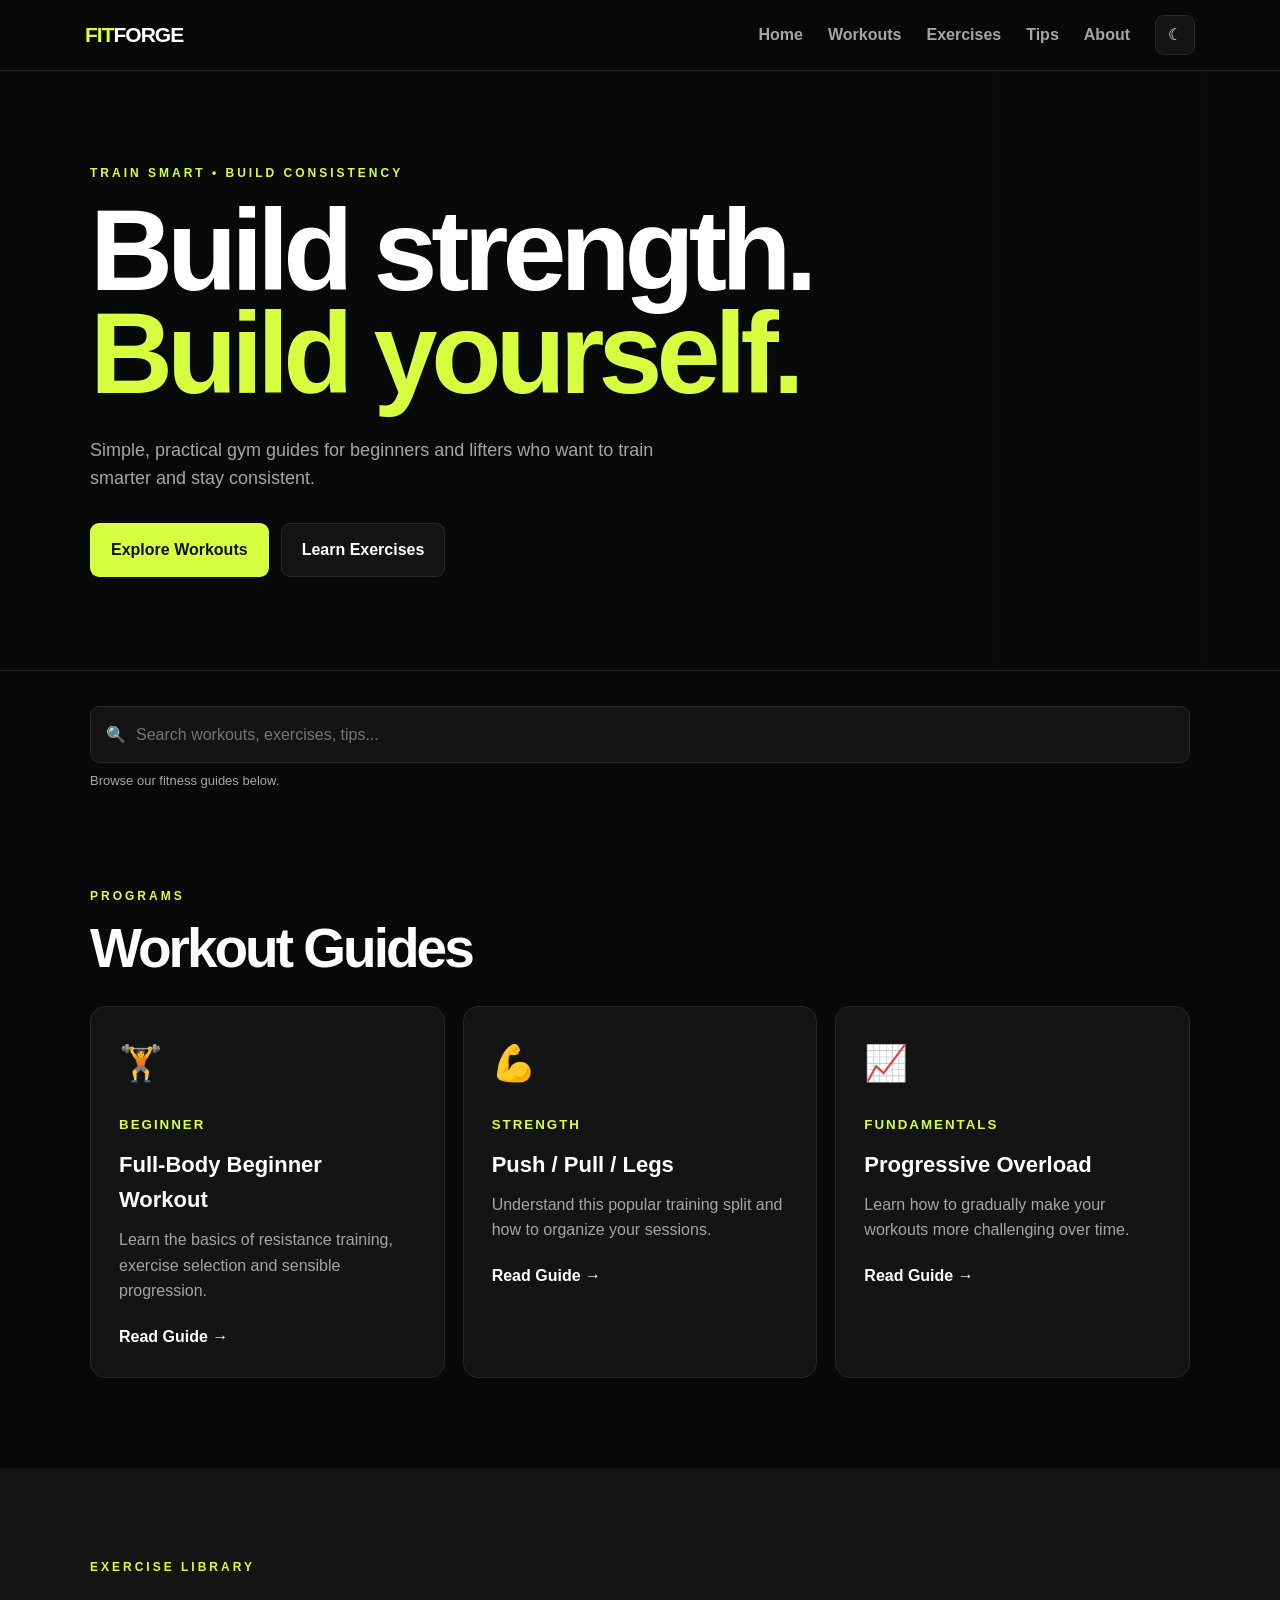
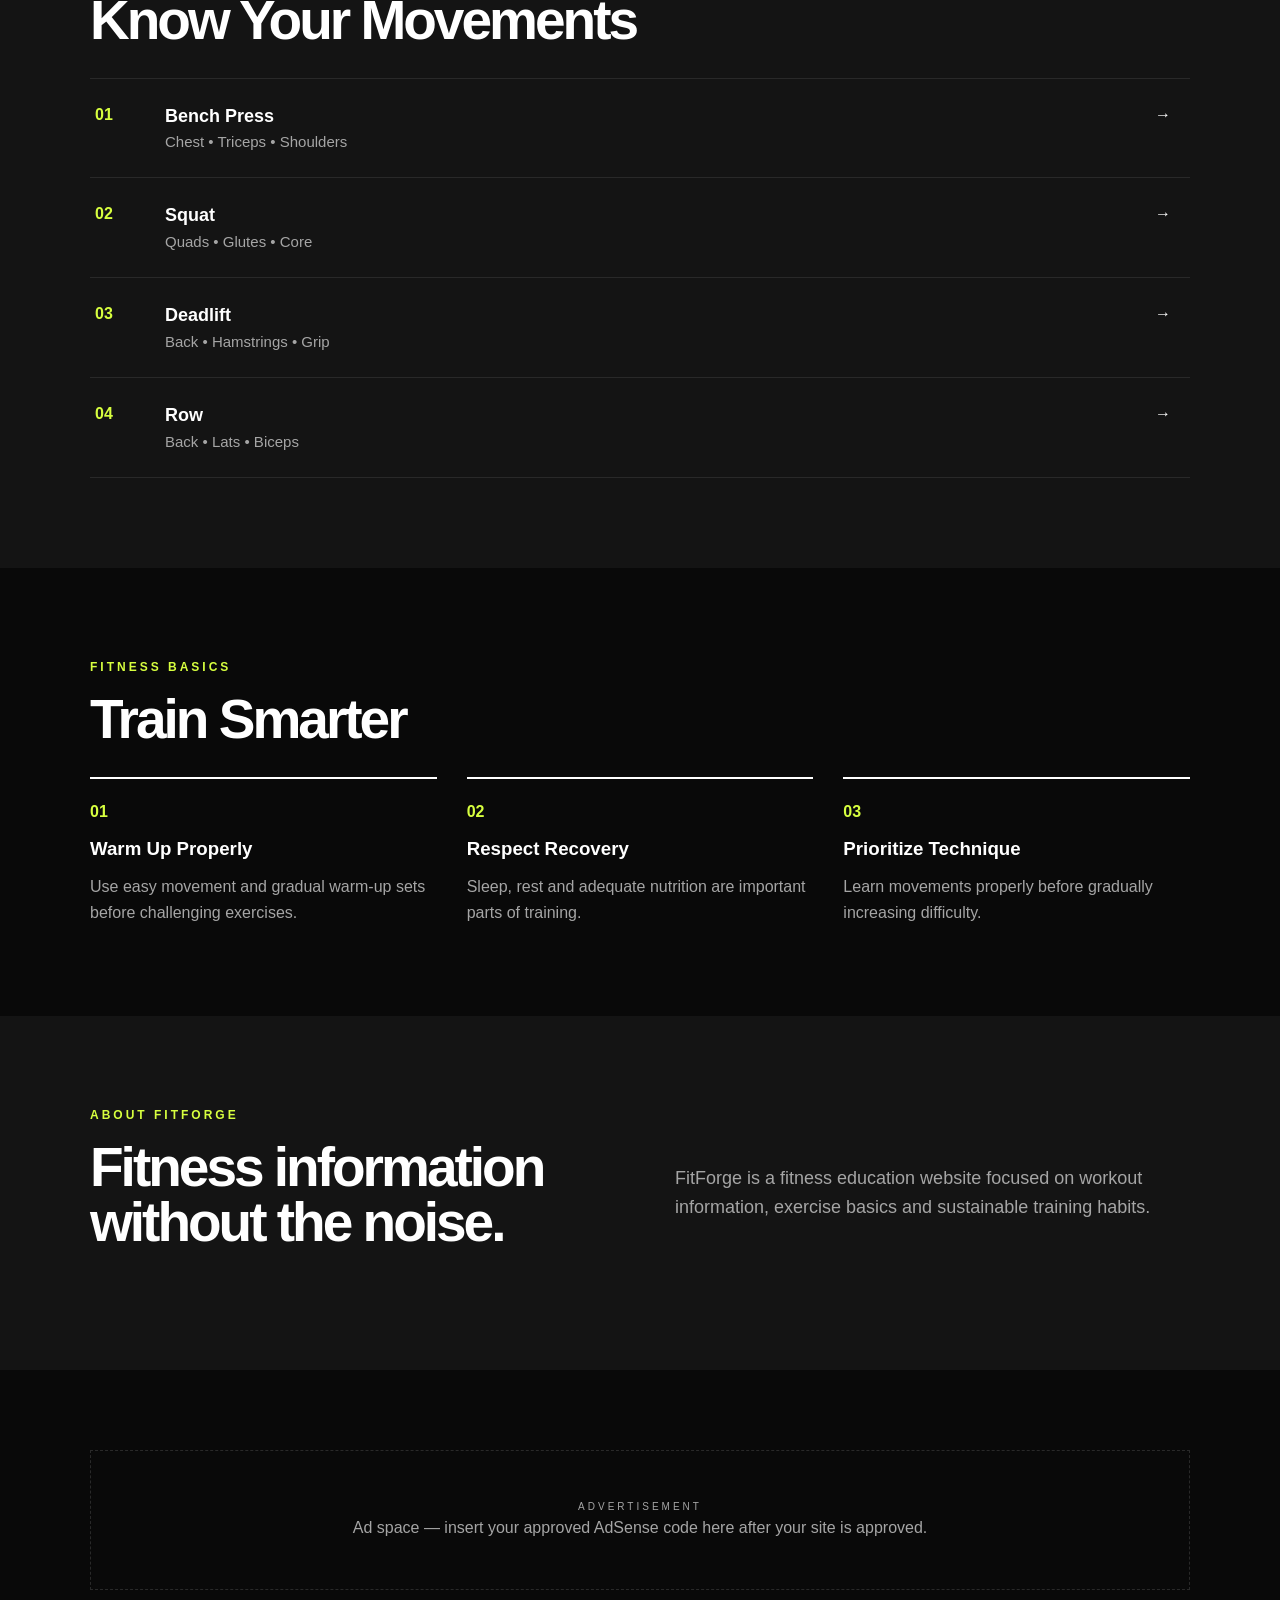
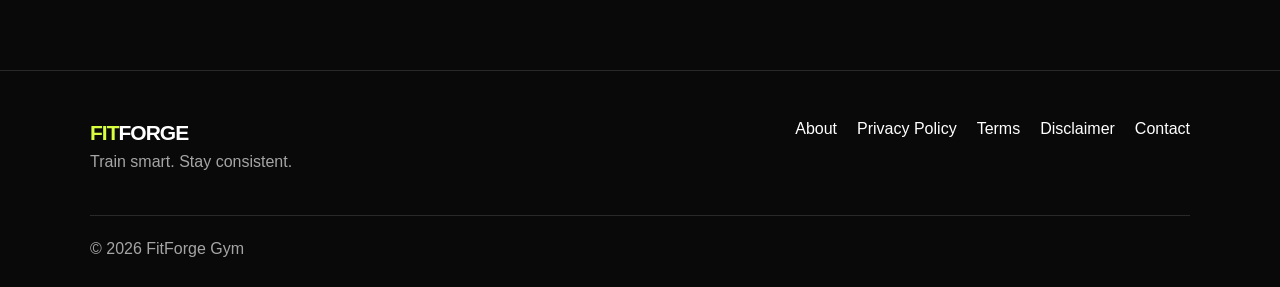
<file: index.html>
<!doctype html>
<html>
  <head>
    <meta http-equiv="refresh" content="0; url=/FitForge/index.html">
    <meta name="robots" content="noindex">
    <meta charset="utf-8">
    <title>Redirecting…</title>
  </head>
  <body>
    <p>Redirecting to <a href="/FitForge/index.html">/FitForge/index.html</a>…</p>
  </body>
</html>
</file>
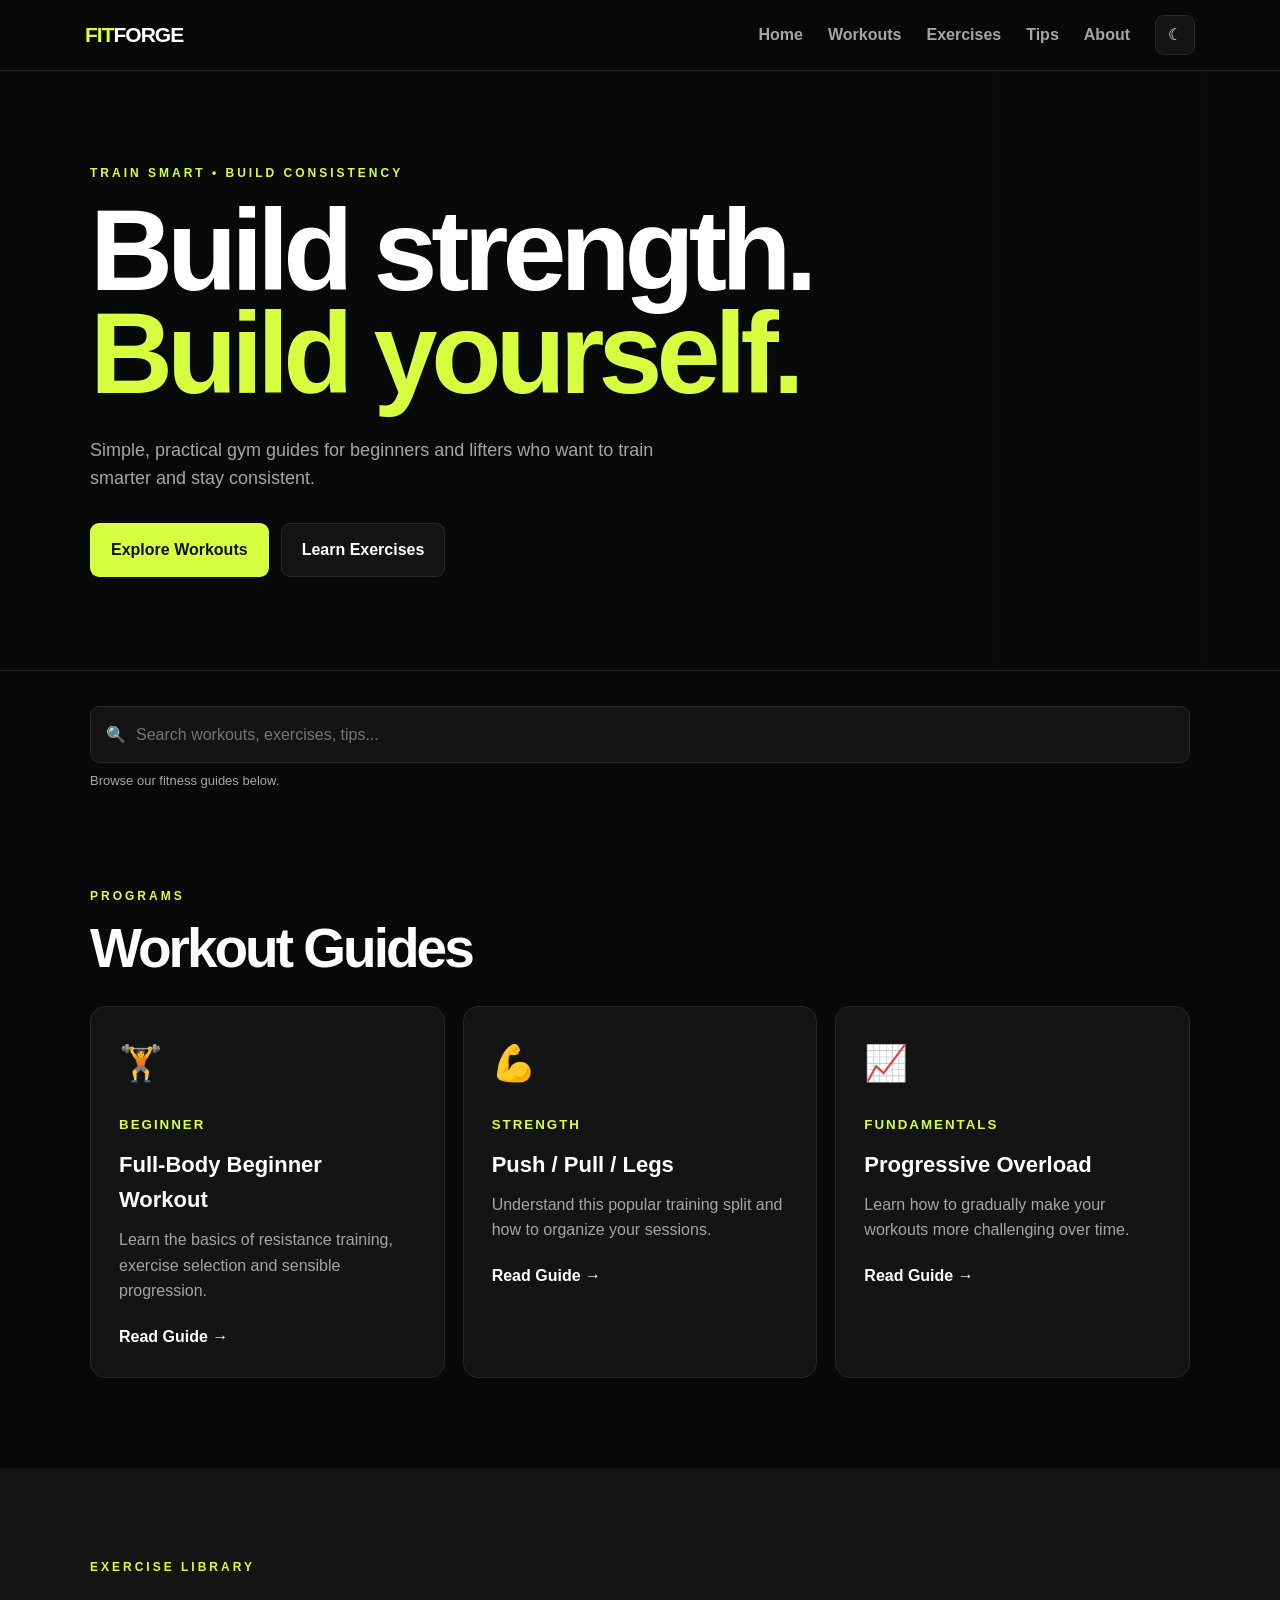
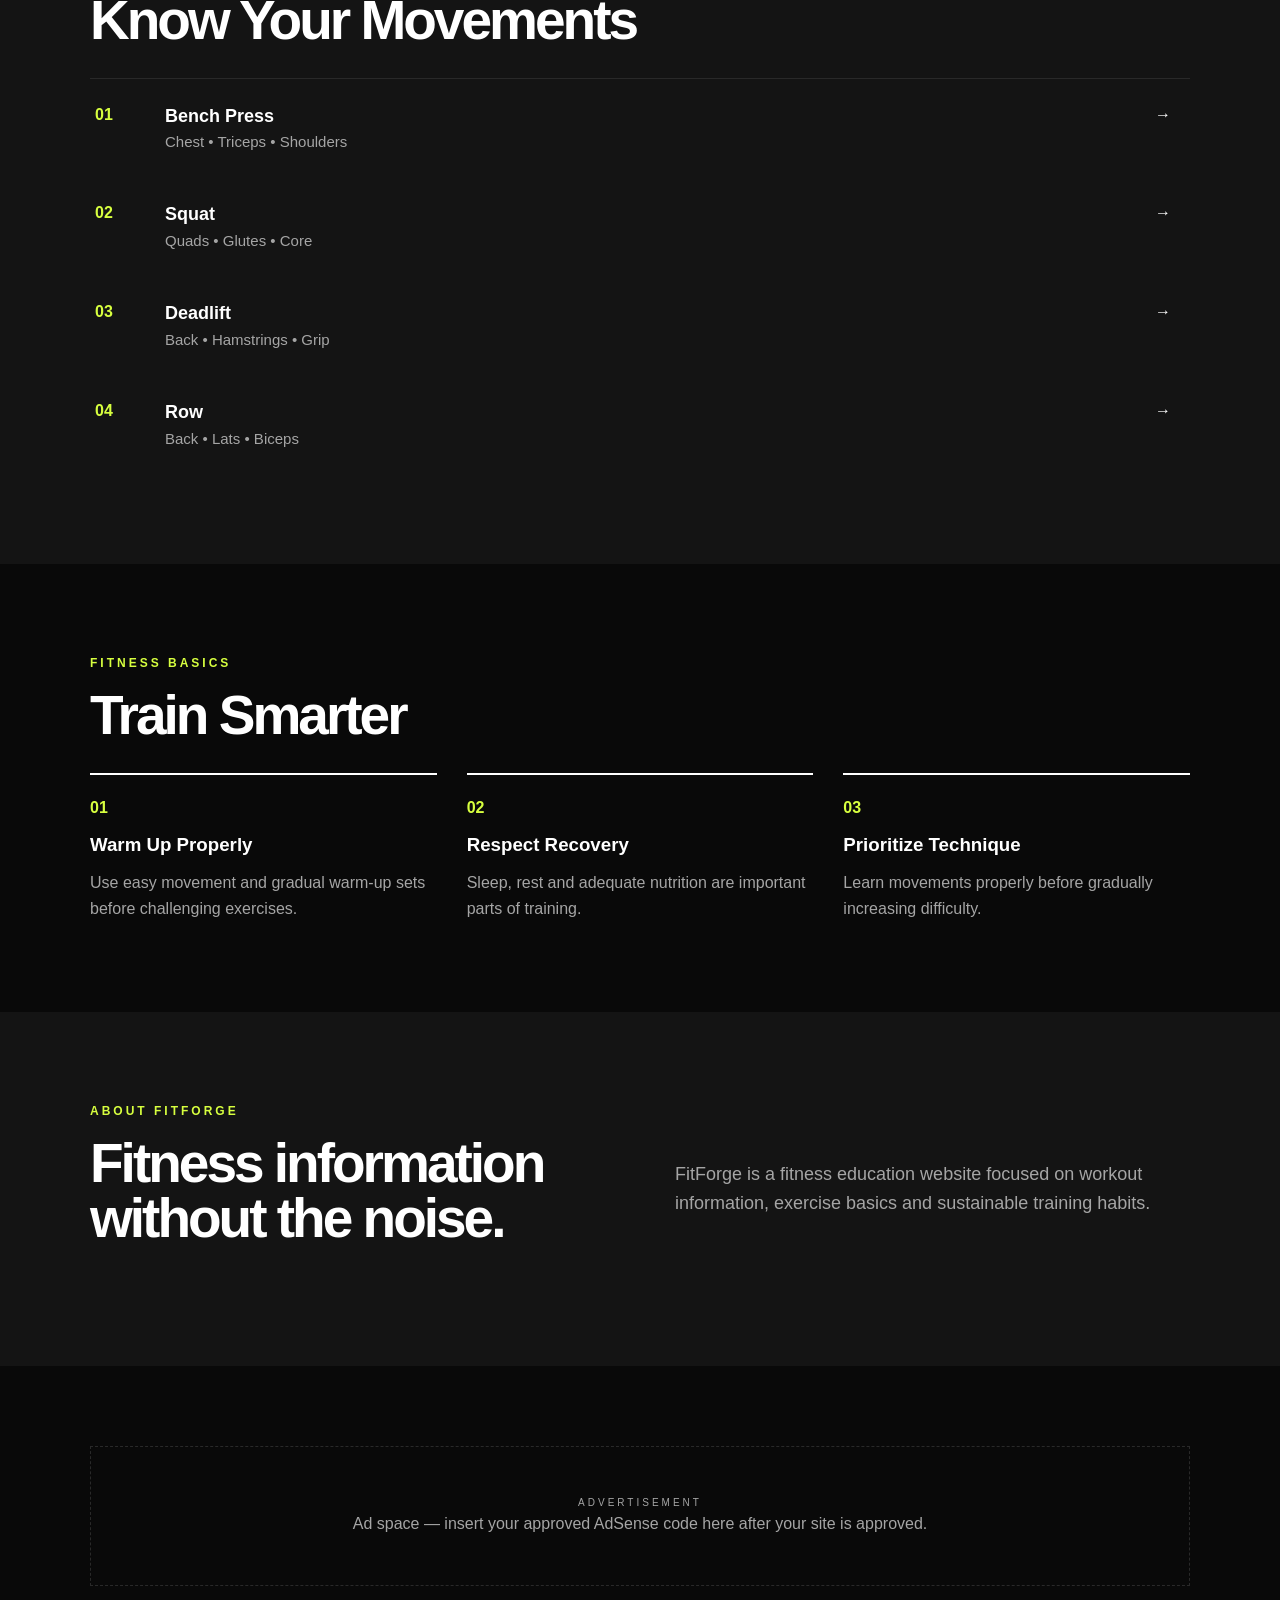
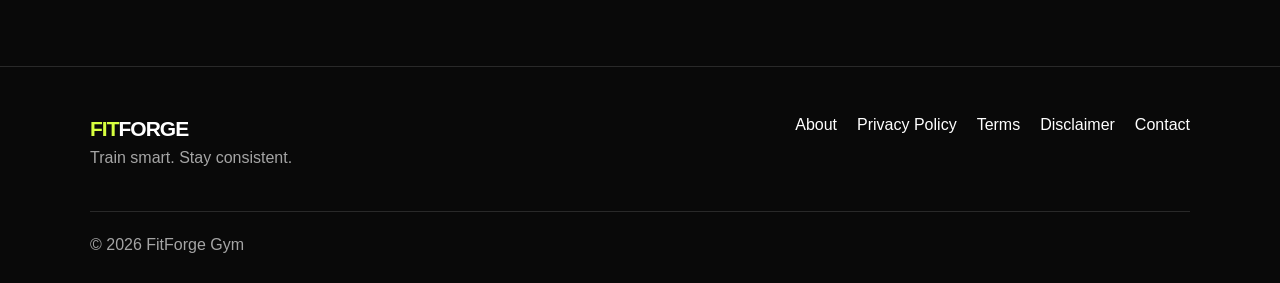
<file: docs/index.html>
<!DOCTYPE html>
<html lang="en">
<head>
  <meta charset="UTF-8">
  <meta name="viewport" content="width=device-width, initial-scale=1.0">
  <meta name="description" content="FitForge Gym — workout guides, exercise education and fitness tips.">
  <title>FitForge Gym | Train Smart. Get Stronger.</title>
  <link rel="stylesheet" href="css/style.css">
</head>

<body>

<header>
  <nav class="navbar">
    <a href="#" class="logo"><span>FIT</span>FORGE</a>

    <button id="menuBtn">☰</button>

    <div class="nav-links" id="navLinks">
      <a href="#home">Home</a>
      <a href="#workouts">Workouts</a>
      <a href="#exercises">Exercises</a>
      <a href="#tips">Tips</a>
      <a href="#about">About</a>
    </div>

    <button id="themeBtn">☾</button>
  </nav>
</header>

<main>

<section class="hero" id="home">
  <div class="hero-content">
    <p class="eyebrow">TRAIN SMART • BUILD CONSISTENCY</p>

    <h1>
      Build strength.<br>
      <span>Build yourself.</span>
    </h1>

    <p class="hero-text">
      Simple, practical gym guides for beginners and lifters
      who want to train smarter and stay consistent.
    </p>

    <div class="buttons">
      <a href="#workouts" class="btn primary">Explore Workouts</a>
      <a href="#exercises" class="btn secondary">Learn Exercises</a>
    </div>
  </div>
</section>


<section class="search-area">

  <div class="search-box">
    🔍
    <input
      type="search"
      id="search"
      placeholder="Search workouts, exercises, tips..."
    >
  </div>

  <p id="searchMessage">Browse our fitness guides below.</p>

</section>


<section class="section" id="workouts">

  <p class="eyebrow">PROGRAMS</p>
  <h2>Workout Guides</h2>

  <div class="cards">

    <article class="card searchable"
      data-search="beginner full body workout gym">

      <div class="icon">🏋️</div>

      <small>BEGINNER</small>

      <h3>Full-Body Beginner Workout</h3>

      <p>
        Learn the basics of resistance training,
        exercise selection and sensible progression.
      </p>

      <button class="readBtn" data-title="Full-Body Beginner Workout">
        Read Guide →
      </button>

    </article>


    <article class="card searchable"
      data-search="push pull legs strength muscle">

      <div class="icon">💪</div>

      <small>STRENGTH</small>

      <h3>Push / Pull / Legs</h3>

      <p>
        Understand this popular training split
        and how to organize your sessions.
      </p>

      <button class="readBtn" data-title="Push / Pull / Legs">
        Read Guide →
      </button>

    </article>


    <article class="card searchable"
      data-search="progressive overload strength muscle">

      <div class="icon">📈</div>

      <small>FUNDAMENTALS</small>

      <h3>Progressive Overload</h3>

      <p>
        Learn how to gradually make your workouts
        more challenging over time.
      </p>

      <button class="readBtn" data-title="Progressive Overload">
        Read Guide →
      </button>

    </article>

  </div>

</section>


<section class="section dark" id="exercises">

  <p class="eyebrow">EXERCISE LIBRARY</p>

  <h2>Know Your Movements</h2>

  <div class="exercise-list">

    <button class="exercise searchable"
      data-search="bench press chest triceps"
      data-title="Bench Press">

      <span>01</span>
      <strong>
        Bench Press
        <small>Chest • Triceps • Shoulders</small>
      </strong>
      →

    </button>


    <button class="exercise searchable"
      data-search="squat legs quads glutes"
      data-title="Squat">

      <span>02</span>
      <strong>
        Squat
        <small>Quads • Glutes • Core</small>
      </strong>
      →

    </button>


    <button class="exercise searchable"
      data-search="deadlift back hamstrings grip"
      data-title="Deadlift">

      <span>03</span>
      <strong>
        Deadlift
        <small>Back • Hamstrings • Grip</small>
      </strong>
      →

    </button>


    <button class="exercise searchable"
      data-search="row back biceps lats"
      data-title="Row">

      <span>04</span>
      <strong>
        Row
        <small>Back • Lats • Biceps</small>
      </strong>
      →

    </button>

  </div>

</section>


<section class="section" id="tips">

  <p class="eyebrow">FITNESS BASICS</p>

  <h2>Train Smarter</h2>

  <div class="tips">

    <article>
      <span>01</span>
      <h3>Warm Up Properly</h3>
      <p>
        Use easy movement and gradual warm-up sets
        before challenging exercises.
      </p>
    </article>

    <article>
      <span>02</span>
      <h3>Respect Recovery</h3>
      <p>
        Sleep, rest and adequate nutrition are
        important parts of training.
      </p>
    </article>

    <article>
      <span>03</span>
      <h3>Prioritize Technique</h3>
      <p>
        Learn movements properly before gradually
        increasing difficulty.
      </p>
    </article>

  </div>

</section>


<section class="about" id="about">

  <div>
    <p class="eyebrow">ABOUT FITFORGE</p>

    <h2>Fitness information without the noise.</h2>
  </div>

  <p>
    FitForge is a fitness education website focused on
    workout information, exercise basics and sustainable
    training habits.
  </p>

</section>


<section class="ad">

  <span>ADVERTISEMENT</span>

  <p>
    Ad space — insert your approved AdSense code here
    after your site is approved.
  </p>

</section>

</main>


<footer>

  <div class="footer-content">

    <div>
      <a href="#" class="logo"><span>FIT</span>FORGE</a>
      <p>Train smart. Stay consistent.</p>
    </div>

    <div class="footer-links">
      <a href="#about">About</a>
      <a href="privacy.html">Privacy Policy</a>
      <a href="terms.html">Terms</a>
      <a href="disclaimer.html">Disclaimer</a>
      <a href="contact.html">Contact</a>
    </div>

  </div>

  <p class="copyright">
    © <span id="year"></span> FitForge Gym
  </p>

</footer>


<!-- POPUP -->

<div class="modal" id="modal">

  <div class="modal-box">

    <button id="closeModal">×</button>

    <p class="eyebrow">FITFORGE GUIDE</p>

    <h2 id="modalTitle">Guide</h2>

    <p id="modalText"></p>

    <button class="btn primary" id="okBtn">
      Got it
    </button>

  </div>

</div>


<script src="js/script.js"></script>

</body>
</html>
</file>
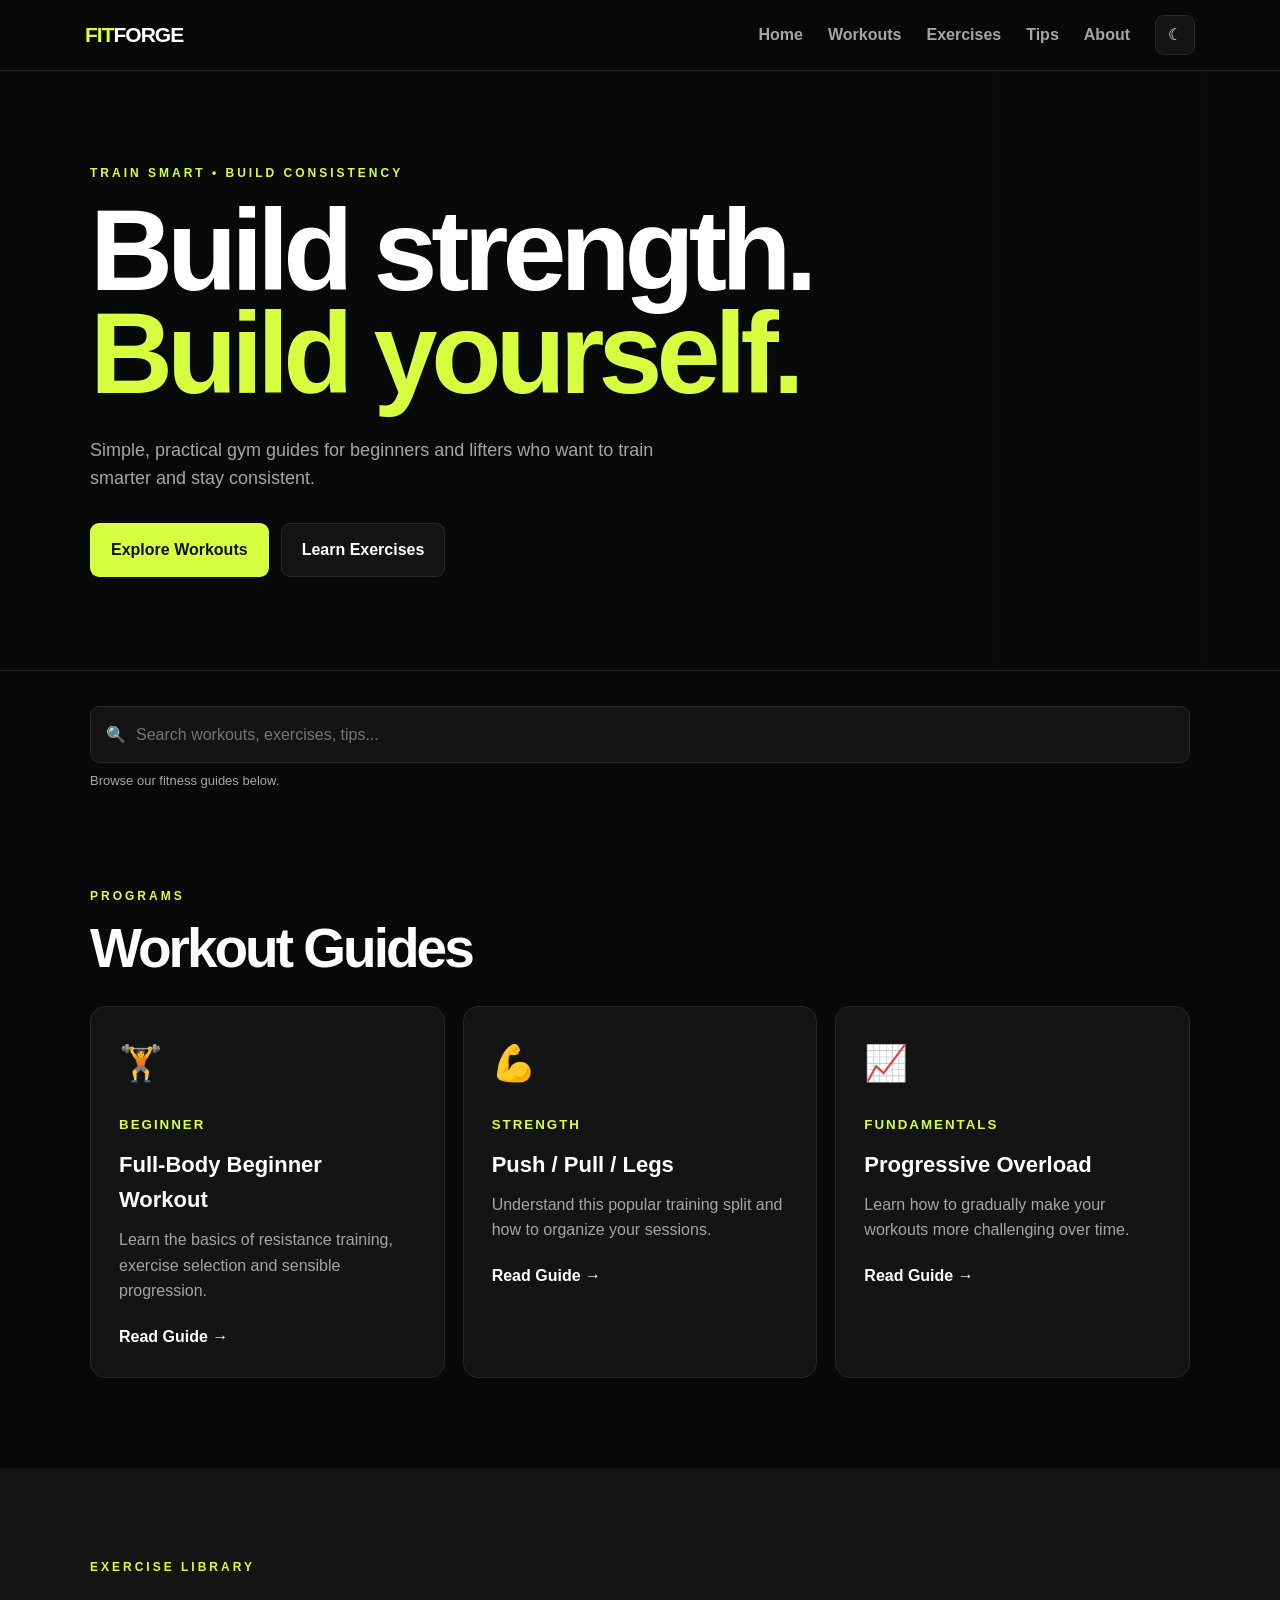
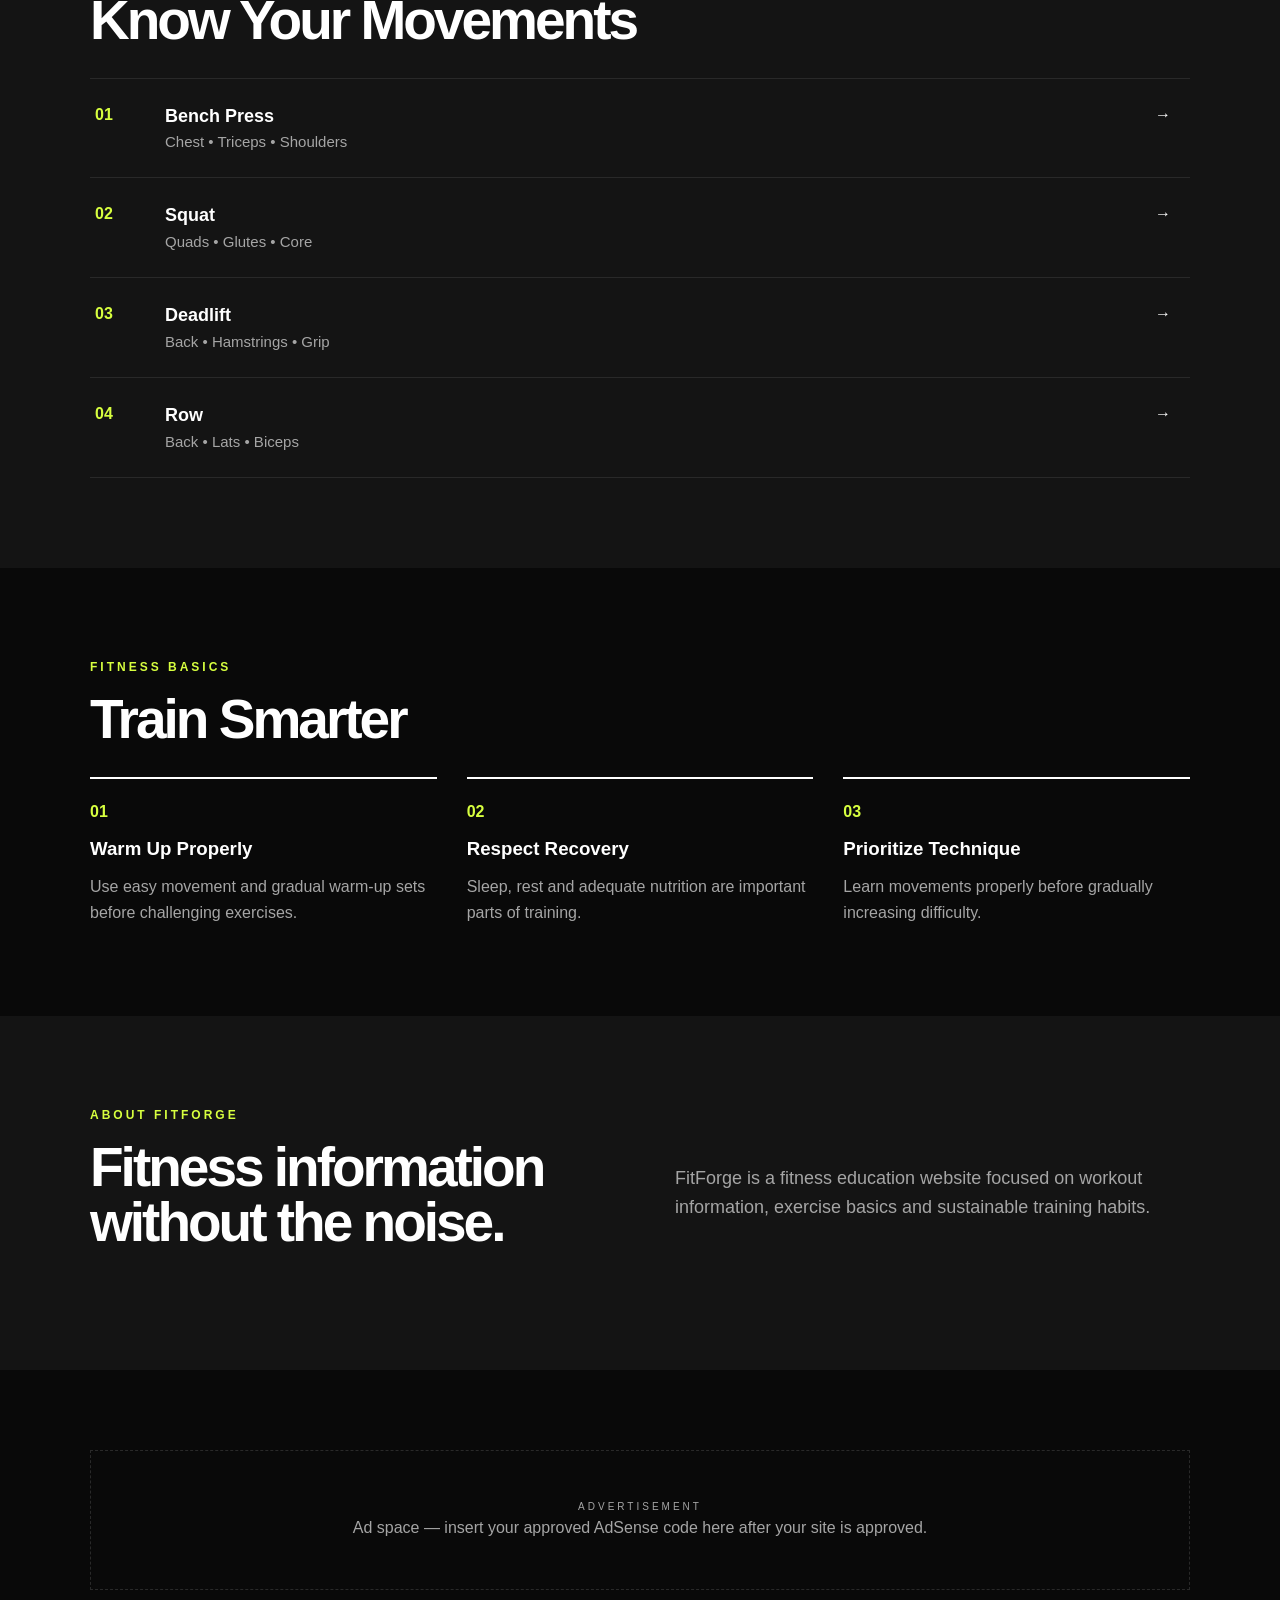
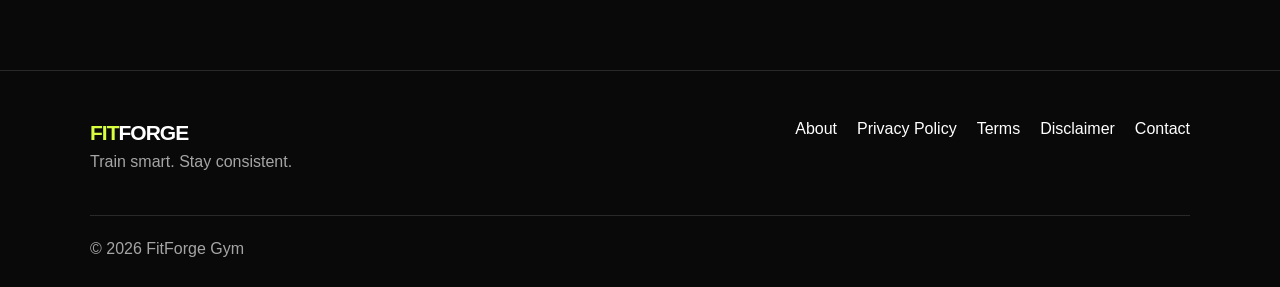
<file: FitForge/index.html>
<!DOCTYPE html>
<html lang="en">
<head>
  <meta charset="UTF-8">
  <meta name="viewport" content="width=device-width, initial-scale=1.0">
  <meta name="description" content="FitForge Gym — workout guides, exercise education and fitness tips.">
  <title>FitForge Gym | Train Smart. Get Stronger.</title>
  <link rel="stylesheet" href="css/style.css">
</head>

<body>

<header>
  <nav class="navbar">
    <a href="#" class="logo"><span>FIT</span>FORGE</a>

    <button id="menuBtn">☰</button>

    <div class="nav-links" id="navLinks">
      <a href="#home">Home</a>
      <a href="#workouts">Workouts</a>
      <a href="#exercises">Exercises</a>
      <a href="#tips">Tips</a>
      <a href="#about">About</a>
    </div>

    <button id="themeBtn">☾</button>
  </nav>
</header>

<main>

<section class="hero" id="home">
  <div class="hero-content">
    <p class="eyebrow">TRAIN SMART • BUILD CONSISTENCY</p>

    <h1>
      Build strength.<br>
      <span>Build yourself.</span>
    </h1>

    <p class="hero-text">
      Simple, practical gym guides for beginners and lifters
      who want to train smarter and stay consistent.
    </p>

    <div class="buttons">
      <a href="#workouts" class="btn primary">Explore Workouts</a>
      <a href="#exercises" class="btn secondary">Learn Exercises</a>
    </div>
  </div>
</section>


<section class="search-area">

  <div class="search-box">
    🔍
    <input
      type="search"
      id="search"
      placeholder="Search workouts, exercises, tips..."
    >
  </div>

  <p id="searchMessage">Browse our fitness guides below.</p>

</section>


<section class="section" id="workouts">

  <p class="eyebrow">PROGRAMS</p>
  <h2>Workout Guides</h2>

  <div class="cards">

    <article class="card searchable"
      data-search="beginner full body workout gym">

      <div class="icon">🏋️</div>

      <small>BEGINNER</small>

      <h3>Full-Body Beginner Workout</h3>

      <p>
        Learn the basics of resistance training,
        exercise selection and sensible progression.
      </p>

      <button class="readBtn" data-title="Full-Body Beginner Workout">
        Read Guide →
      </button>

    </article>


    <article class="card searchable"
      data-search="push pull legs strength muscle">

      <div class="icon">💪</div>

      <small>STRENGTH</small>

      <h3>Push / Pull / Legs</h3>

      <p>
        Understand this popular training split
        and how to organize your sessions.
      </p>

      <button class="readBtn" data-title="Push / Pull / Legs">
        Read Guide →
      </button>

    </article>


    <article class="card searchable"
      data-search="progressive overload strength muscle">

      <div class="icon">📈</div>

      <small>FUNDAMENTALS</small>

      <h3>Progressive Overload</h3>

      <p>
        Learn how to gradually make your workouts
        more challenging over time.
      </p>

      <button class="readBtn" data-title="Progressive Overload">
        Read Guide →
      </button>

    </article>

  </div>

</section>


<section class="section dark" id="exercises">

  <p class="eyebrow">EXERCISE LIBRARY</p>

  <h2>Know Your Movements</h2>

  <div class="exercise-list">

    <button class="exercise searchable"
      data-search="bench press chest triceps"
      data-title="Bench Press">

      <span>01</span>
      <strong>
        Bench Press
        <small>Chest • Triceps • Shoulders</small>
      </strong>
      →

    </button>


    <button class="exercise searchable"
      data-search="squat legs quads glutes"
      data-title="Squat">

      <span>02</span>
      <strong>
        Squat
        <small>Quads • Glutes • Core</small>
      </strong>
      →

    </button>


    <button class="exercise searchable"
      data-search="deadlift back hamstrings grip"
      data-title="Deadlift">

      <span>03</span>
      <strong>
        Deadlift
        <small>Back • Hamstrings • Grip</small>
      </strong>
      →

    </button>


    <button class="exercise searchable"
      data-search="row back biceps lats"
      data-title="Row">

      <span>04</span>
      <strong>
        Row
        <small>Back • Lats • Biceps</small>
      </strong>
      →

    </button>

  </div>

</section>


<section class="section" id="tips">

  <p class="eyebrow">FITNESS BASICS</p>

  <h2>Train Smarter</h2>

  <div class="tips">

    <article>
      <span>01</span>
      <h3>Warm Up Properly</h3>
      <p>
        Use easy movement and gradual warm-up sets
        before challenging exercises.
      </p>
    </article>

    <article>
      <span>02</span>
      <h3>Respect Recovery</h3>
      <p>
        Sleep, rest and adequate nutrition are
        important parts of training.
      </p>
    </article>

    <article>
      <span>03</span>
      <h3>Prioritize Technique</h3>
      <p>
        Learn movements properly before gradually
        increasing difficulty.
      </p>
    </article>

  </div>

</section>


<section class="about" id="about">

  <div>
    <p class="eyebrow">ABOUT FITFORGE</p>

    <h2>Fitness information without the noise.</h2>
  </div>

  <p>
    FitForge is a fitness education website focused on
    workout information, exercise basics and sustainable
    training habits.
  </p>

</section>


<section class="ad">

  <span>ADVERTISEMENT</span>

  <p>
    Ad space — insert your approved AdSense code here
    after your site is approved.
  </p>

</section>

</main>


<footer>

  <div class="footer-content">

    <div>
      <a href="#" class="logo"><span>FIT</span>FORGE</a>
      <p>Train smart. Stay consistent.</p>
    </div>

    <div class="footer-links">
      <a href="#about">About</a>
      <a href="privacy.html">Privacy Policy</a>
      <a href="terms.html">Terms</a>
      <a href="disclaimer.html">Disclaimer</a>
      <a href="contact.html">Contact</a>
    </div>

  </div>

  <p class="copyright">
    © <span id="year"></span> FitForge Gym
  </p>

</footer>


<!-- POPUP -->

<div class="modal" id="modal">

  <div class="modal-box">

    <button id="closeModal">×</button>

    <p class="eyebrow">FITFORGE GUIDE</p>

    <h2 id="modalTitle">Guide</h2>

    <p id="modalText"></p>

    <button class="btn primary" id="okBtn">
      Got it
    </button>

  </div>

</div>


<script src="js/script.js"></script>

</body>
</html>
</file>
<file: docs/css/style.css>
* {
  margin: 0;
  padding: 0;
  box-sizing: border-box;
}

:root {
  --bg: #090909;
  --card: #141414;
  --card2: #1b1b1b;
  --text: #ffffff;
  --muted: #a5a5a5;
  --line: #292929;
  --accent: #d7ff3f;
}

body {
  font-family: Arial, Helvetica, sans-serif;
  background: var(--bg);
  color: var(--text);
  line-height: 1.6;
}

html {
  scroll-behavior: smooth;
}

a {
  color: inherit;
  text-decoration: none;
}

button,
input {
  font: inherit;
}

button {
  cursor: pointer;
}


/* NAVBAR */

header {
  position: sticky;
  top: 0;
  z-index: 99;
  background: rgba(9,9,9,.9);
  backdrop-filter: blur(15px);
  border-bottom: 1px solid var(--line);
}

.navbar {
  height: 70px;
  max-width: 1150px;
  margin: auto;
  padding: 0 20px;

  display: flex;
  align-items: center;
  gap: 25px;
}

.logo {
  font-size: 21px;
  font-weight: 900;
  letter-spacing: -1px;
}

.logo span {
  color: var(--accent);
}

.nav-links {
  margin-left: auto;
  display: flex;
  gap: 25px;
}

.nav-links a {
  color: var(--muted);
  font-weight: bold;
}

.nav-links a:hover {
  color: var(--accent);
}

#menuBtn,
#themeBtn {
  width: 40px;
  height: 40px;

  background: var(--card);
  border: 1px solid var(--line);
  border-radius: 9px;

  color: white;
}

#menuBtn {
  display: none;
}


/* HERO */

.hero {
  min-height: 600px;

  display: flex;
  align-items: center;

  border-bottom: 1px solid var(--line);

  background:
    linear-gradient(
      90deg,
      #090909 30%,
      rgba(9,9,9,.75)
    ),
    repeating-linear-gradient(
      90deg,
      transparent 0,
      transparent 70px,
      #222 71px
    );
}

.hero-content {
  width: min(1100px, calc(100% - 40px));
  margin: auto;
}

.eyebrow {
  color: var(--accent);
  font-size: 12px;
  font-weight: 900;
  letter-spacing: 3px;
  margin-bottom: 15px;
}

.hero h1 {
  font-size: clamp(55px, 9vw, 115px);
  line-height: .9;
  letter-spacing: -6px;
}

.hero h1 span {
  color: var(--accent);
}

.hero-text {
  color: var(--muted);
  max-width: 600px;
  font-size: 18px;
  margin: 30px 0;
}

.buttons {
  display: flex;
  gap: 12px;
  flex-wrap: wrap;
}

.btn {
  display: inline-block;
  padding: 13px 20px;
  border-radius: 9px;
  font-weight: 900;
  border: 1px solid transparent;
}

.primary {
  background: var(--accent);
  color: #111;
}

.secondary {
  background: var(--card);
  border-color: var(--line);
}


/* SEARCH */

.search-area {
  width: min(1100px, calc(100% - 40px));
  margin: auto;
  padding: 35px 0 5px;
}

.search-box {
  display: flex;
  align-items: center;
  gap: 10px;

  background: var(--card);
  border: 1px solid var(--line);
  border-radius: 10px;
  padding: 0 15px;
}

.search-box input {
  width: 100%;
  height: 55px;

  background: transparent;
  border: 0;
  outline: none;

  color: white;
}

#searchMessage {
  color: var(--muted);
  font-size: 13px;
  margin-top: 8px;
}


/* SECTIONS */

.section {
  width: min(1100px, calc(100% - 40px));
  margin: auto;
  padding: 90px 0;
}

.section h2,
.about h2 {
  font-size: clamp(35px, 5vw, 55px);
  line-height: 1;
  letter-spacing: -3px;
  margin-bottom: 30px;
}


/* CARDS */

.cards {
  display: grid;
  grid-template-columns: repeat(3,1fr);
  gap: 18px;
}

.card {
  background: var(--card);
  border: 1px solid var(--line);
  border-radius: 15px;
  padding: 28px;

  transition: .2s;
}

.card:hover {
  transform: translateY(-5px);
  border-color: #555;
}

.icon {
  font-size: 35px;
  margin-bottom: 20px;
}

.card small {
  color: var(--accent);
  font-weight: bold;
  letter-spacing: 2px;
}

.card h3 {
  font-size: 22px;
  margin: 10px 0;
}

.card p {
  color: var(--muted);
}

.readBtn {
  border: 0;
  background: none;
  color: white;
  font-weight: bold;
  margin-top: 20px;
}


/* EXERCISES */

.dark {
  width: 100%;
  max-width: none;
  padding-left: max(20px, calc((100% - 1100px)/2));
  padding-right: max(20px, calc((100% - 1100px)/2));
  background: var(--card);
}

.exercise-list {
  border-top: 1px solid var(--line);
}

.exercise {
  width: 100%;
  padding: 23px 5px;

  display: grid;
  grid-template-columns: 70px 1fr 30px;

  text-align: left;

  color: white;
  background: transparent;

  border: 0;
  border-bottom: 1px solid(var--line);
}

.exercise > span {
  color: var(--accent);
  font-weight: bold;
}

.exercise strong {
  font-size: 18px;
}

.exercise small {
  display: block;
  color: var(--muted);
  font-weight: normal;
}


/* TIPS */

.tips {
  display: grid;
  grid-template-columns: repeat(3,1fr);
  gap: 30px;
}

.tips article {
  border-top: 2px solid white;
  padding-top: 20px;
}

.tips span {
  color: var(--accent);
  font-weight: bold;
}

.tips h3 {
  margin: 10px 0;
}

.tips p {
  color: var(--muted);
}


/* ABOUT */

.about {
  padding: 90px max(20px, calc((100% - 1100px)/2));

  background: var(--card);

  display: grid;
  grid-template-columns: 1fr 1fr;
  gap: 70px;
  align-items: center;
}

.about > p {
  color: var(--muted);
  font-size: 18px;
}


/* ADS */

.ad {
  width: min(1100px, calc(100% - 40px));
  min-height: 140px;

  margin: 80px auto;

  border: 1px dashed var(--line);

  display: flex;
  flex-direction: column;
  align-items: center;
  justify-content: center;

  color: var(--muted);
}

.ad span {
  font-size: 10px;
  letter-spacing: 3px;
}


/* FOOTER */

footer {
  border-top: 1px solid var(--line);
  padding: 45px 20px 25px;
}

.footer-content {
  width: min(1100px, 100%);
  margin: auto;

  display: flex;
  justify-content: space-between;
  gap: 30px;
}

footer p {
  color: var(--muted);
}

.footer-links {
  display: flex;
  flex-wrap: wrap;
  gap: 20px;
}

.footer-links a:hover {
  color: var(--accent);
}

.copyright {
  width: min(1100px, 100%);
  margin: 40px auto 0;
  padding-top: 20px;
  border-top: 1px solid var(--line);
}


/* MODAL */

.modal {
  position: fixed;
  inset: 0;

  background: rgba(0,0,0,.75);

  display: none;
  place-items: center;

  padding: 20px;
  z-index: 200;
}

.modal.show {
  display: grid;
}

.modal-box {
  position: relative;

  width: min(500px,100%);

  background: var(--card);
  border: 1px solid var(--line);

  border-radius: 15px;

  padding: 35px;
}

.modal-box h2 {
  margin-bottom: 15px;
}

.modal-box p {
  color: var(--muted);
}

#closeModal {
  position: absolute;
  top: 10px;
  right: 15px;

  background: none;
  border: 0;

  color: white;
  font-size: 30px;
}


/* MOBILE */

@media(max-width:800px) {

  #menuBtn {
    display: block;
    margin-left: auto;
  }

  #themeBtn {
    display: none;
  }

  .nav-links {
    display: none;

    position: absolute;
    top: 70px;
    left: 0;
    right: 0;

    background: #111;
    padding: 20px;

    flex-direction: column;
  }

  .nav-links.open {
    display: flex;
  }

  .cards,
  .tips,
  .about {
    grid-template-columns: 1fr;
  }

  .about {
    gap: 25px;
  }

  .hero {
    min-height: 520px;
  }

  .hero h1 {
    font-size: 60px;
    letter-spacing: -4px;
  }

  .section {
    padding: 65px 0;
  }

  .footer-content {
    flex-direction: column;
  }
}
</file>
<file: FitForge/css/style.css>
* {
  margin: 0;
  padding: 0;
  box-sizing: border-box;
}

:root {
  --bg: #090909;
  --card: #141414;
  --card2: #1b1b1b;
  --text: #ffffff;
  --muted: #a5a5a5;
  --line: #292929;
  --accent: #d7ff3f;
}

body {
  font-family: Arial, Helvetica, sans-serif;
  background: var(--bg);
  color: var(--text);
  line-height: 1.6;
}

html {
  scroll-behavior: smooth;
}

a {
  color: inherit;
  text-decoration: none;
}

button,
input {
  font: inherit;
}

button {
  cursor: pointer;
}


/* NAVBAR */

header {
  position: sticky;
  top: 0;
  z-index: 99;
  background: rgba(9,9,9,.9);
  backdrop-filter: blur(15px);
  border-bottom: 1px solid var(--line);
}

.navbar {
  height: 70px;
  max-width: 1150px;
  margin: auto;
  padding: 0 20px;

  display: flex;
  align-items: center;
  gap: 25px;
}

.logo {
  font-size: 21px;
  font-weight: 900;
  letter-spacing: -1px;
}

.logo span {
  color: var(--accent);
}

.nav-links {
  margin-left: auto;
  display: flex;
  gap: 25px;
}

.nav-links a {
  color: var(--muted);
  font-weight: bold;
}

.nav-links a:hover {
  color: var(--accent);
}

#menuBtn,
#themeBtn {
  width: 40px;
  height: 40px;

  background: var(--card);
  border: 1px solid var(--line);
  border-radius: 9px;

  color: white;
}

#menuBtn {
  display: none;
}


/* HERO */

.hero {
  min-height: 600px;

  display: flex;
  align-items: center;

  border-bottom: 1px solid var(--line);

  background:
    linear-gradient(
      90deg,
      #090909 30%,
      rgba(9,9,9,.75)
    ),
    repeating-linear-gradient(
      90deg,
      transparent 0,
      transparent 70px,
      #222 71px
    );
}

.hero-content {
  width: min(1100px, calc(100% - 40px));
  margin: auto;
}

.eyebrow {
  color: var(--accent);
  font-size: 12px;
  font-weight: 900;
  letter-spacing: 3px;
  margin-bottom: 15px;
}

.hero h1 {
  font-size: clamp(55px, 9vw, 115px);
  line-height: .9;
  letter-spacing: -6px;
}

.hero h1 span {
  color: var(--accent);
}

.hero-text {
  color: var(--muted);
  max-width: 600px;
  font-size: 18px;
  margin: 30px 0;
}

.buttons {
  display: flex;
  gap: 12px;
  flex-wrap: wrap;
}

.btn {
  display: inline-block;
  padding: 13px 20px;
  border-radius: 9px;
  font-weight: 900;
  border: 1px solid transparent;
}

.primary {
  background: var(--accent);
  color: #111;
}

.secondary {
  background: var(--card);
  border-color: var(--line);
}


/* SEARCH */

.search-area {
  width: min(1100px, calc(100% - 40px));
  margin: auto;
  padding: 35px 0 5px;
}

.search-box {
  display: flex;
  align-items: center;
  gap: 10px;

  background: var(--card);
  border: 1px solid var(--line);
  border-radius: 10px;
  padding: 0 15px;
}

.search-box input {
  width: 100%;
  height: 55px;

  background: transparent;
  border: 0;
  outline: none;

  color: white;
}

#searchMessage {
  color: var(--muted);
  font-size: 13px;
  margin-top: 8px;
}


/* SECTIONS */

.section {
  width: min(1100px, calc(100% - 40px));
  margin: auto;
  padding: 90px 0;
}

.section h2,
.about h2 {
  font-size: clamp(35px, 5vw, 55px);
  line-height: 1;
  letter-spacing: -3px;
  margin-bottom: 30px;
}


/* CARDS */

.cards {
  display: grid;
  grid-template-columns: repeat(3,1fr);
  gap: 18px;
}

.card {
  background: var(--card);
  border: 1px solid var(--line);
  border-radius: 15px;
  padding: 28px;

  transition: .2s;
}

.card:hover {
  transform: translateY(-5px);
  border-color: #555;
}

.icon {
  font-size: 35px;
  margin-bottom: 20px;
}

.card small {
  color: var(--accent);
  font-weight: bold;
  letter-spacing: 2px;
}

.card h3 {
  font-size: 22px;
  margin: 10px 0;
}

.card p {
  color: var(--muted);
}

.readBtn {
  border: 0;
  background: none;
  color: white;
  font-weight: bold;
  margin-top: 20px;
}


/* EXERCISES */

.dark {
  width: 100%;
  max-width: none;
  padding-left: max(20px, calc((100% - 1100px)/2));
  padding-right: max(20px, calc((100% - 1100px)/2));
  background: var(--card);
}

.exercise-list {
  border-top: 1px solid var(--line);
}

.exercise {
  width: 100%;
  padding: 23px 5px;

  display: grid;
  grid-template-columns: 70px 1fr 30px;

  text-align: left;

  color: white;
  background: transparent;

  border: 0;
  border-bottom: 1px solid var(--line);
}

.exercise > span {
  color: var(--accent);
  font-weight: bold;
}

.exercise strong {
  font-size: 18px;
}

.exercise small {
  display: block;
  color: var(--muted);
  font-weight: normal;
}


/* TIPS */

.tips {
  display: grid;
  grid-template-columns: repeat(3,1fr);
  gap: 30px;
}

.tips article {
  border-top: 2px solid white;
  padding-top: 20px;
}

.tips span {
  color: var(--accent);
  font-weight: bold;
}

.tips h3 {
  margin: 10px 0;
}

.tips p {
  color: var(--muted);
}


/* ABOUT */

.about {
  padding: 90px max(20px, calc((100% - 1100px)/2));

  background: var(--card);

  display: grid;
  grid-template-columns: 1fr 1fr;
  gap: 70px;
  align-items: center;
}

.about > p {
  color: var(--muted);
  font-size: 18px;
}


/* ADS */

.ad {
  width: min(1100px, calc(100% - 40px));
  min-height: 140px;

  margin: 80px auto;

  border: 1px dashed var(--line);

  display: flex;
  flex-direction: column;
  align-items: center;
  justify-content: center;

  color: var(--muted);
}

.ad span {
  font-size: 10px;
  letter-spacing: 3px;
}


/* FOOTER */

footer {
  border-top: 1px solid var(--line);
  padding: 45px 20px 25px;
}

.footer-content {
  width: min(1100px, 100%);
  margin: auto;

  display: flex;
  justify-content: space-between;
  gap: 30px;
}

footer p {
  color: var(--muted);
}

.footer-links {
  display: flex;
  flex-wrap: wrap;
  gap: 20px;
}

.footer-links a:hover {
  color: var(--accent);
}

.copyright {
  width: min(1100px, 100%);
  margin: 40px auto 0;
  padding-top: 20px;
  border-top: 1px solid var(--line);
}


/* MODAL */

.modal {
  position: fixed;
  inset: 0;

  background: rgba(0,0,0,.75);

  display: none;
  place-items: center;

  padding: 20px;
  z-index: 200;
}

.modal.show {
  display: grid;
}

.modal-box {
  position: relative;

  width: min(500px,100%);

  background: var(--card);
  border: 1px solid var(--line);

  border-radius: 15px;

  padding: 35px;
}

.modal-box h2 {
  margin-bottom: 15px;
}

.modal-box p {
  color: var(--muted);
}

#closeModal {
  position: absolute;
  top: 10px;
  right: 15px;

  background: none;
  border: 0;

  color: white;
  font-size: 30px;
}


/* MOBILE */

@media(max-width:800px) {

  #menuBtn {
    display: block;
    margin-left: auto;
  }

  #themeBtn {
    display: none;
  }

  .nav-links {
    display: none;

    position: absolute;
    top: 70px;
    left: 0;
    right: 0;

    background: #111;
    padding: 20px;

    flex-direction: column;
  }

  .nav-links.open {
    display: flex;
  }

  .cards,
  .tips,
  .about {
    grid-template-columns: 1fr;
  }

  .about {
    gap: 25px;
  }

  .hero {
    min-height: 520px;
  }

  .hero h1 {
    font-size: 60px;
    letter-spacing: -4px;
  }

  .section {
    padding: 65px 0;
  }

  .footer-content {
    flex-direction: column;
  }
}
</file>
